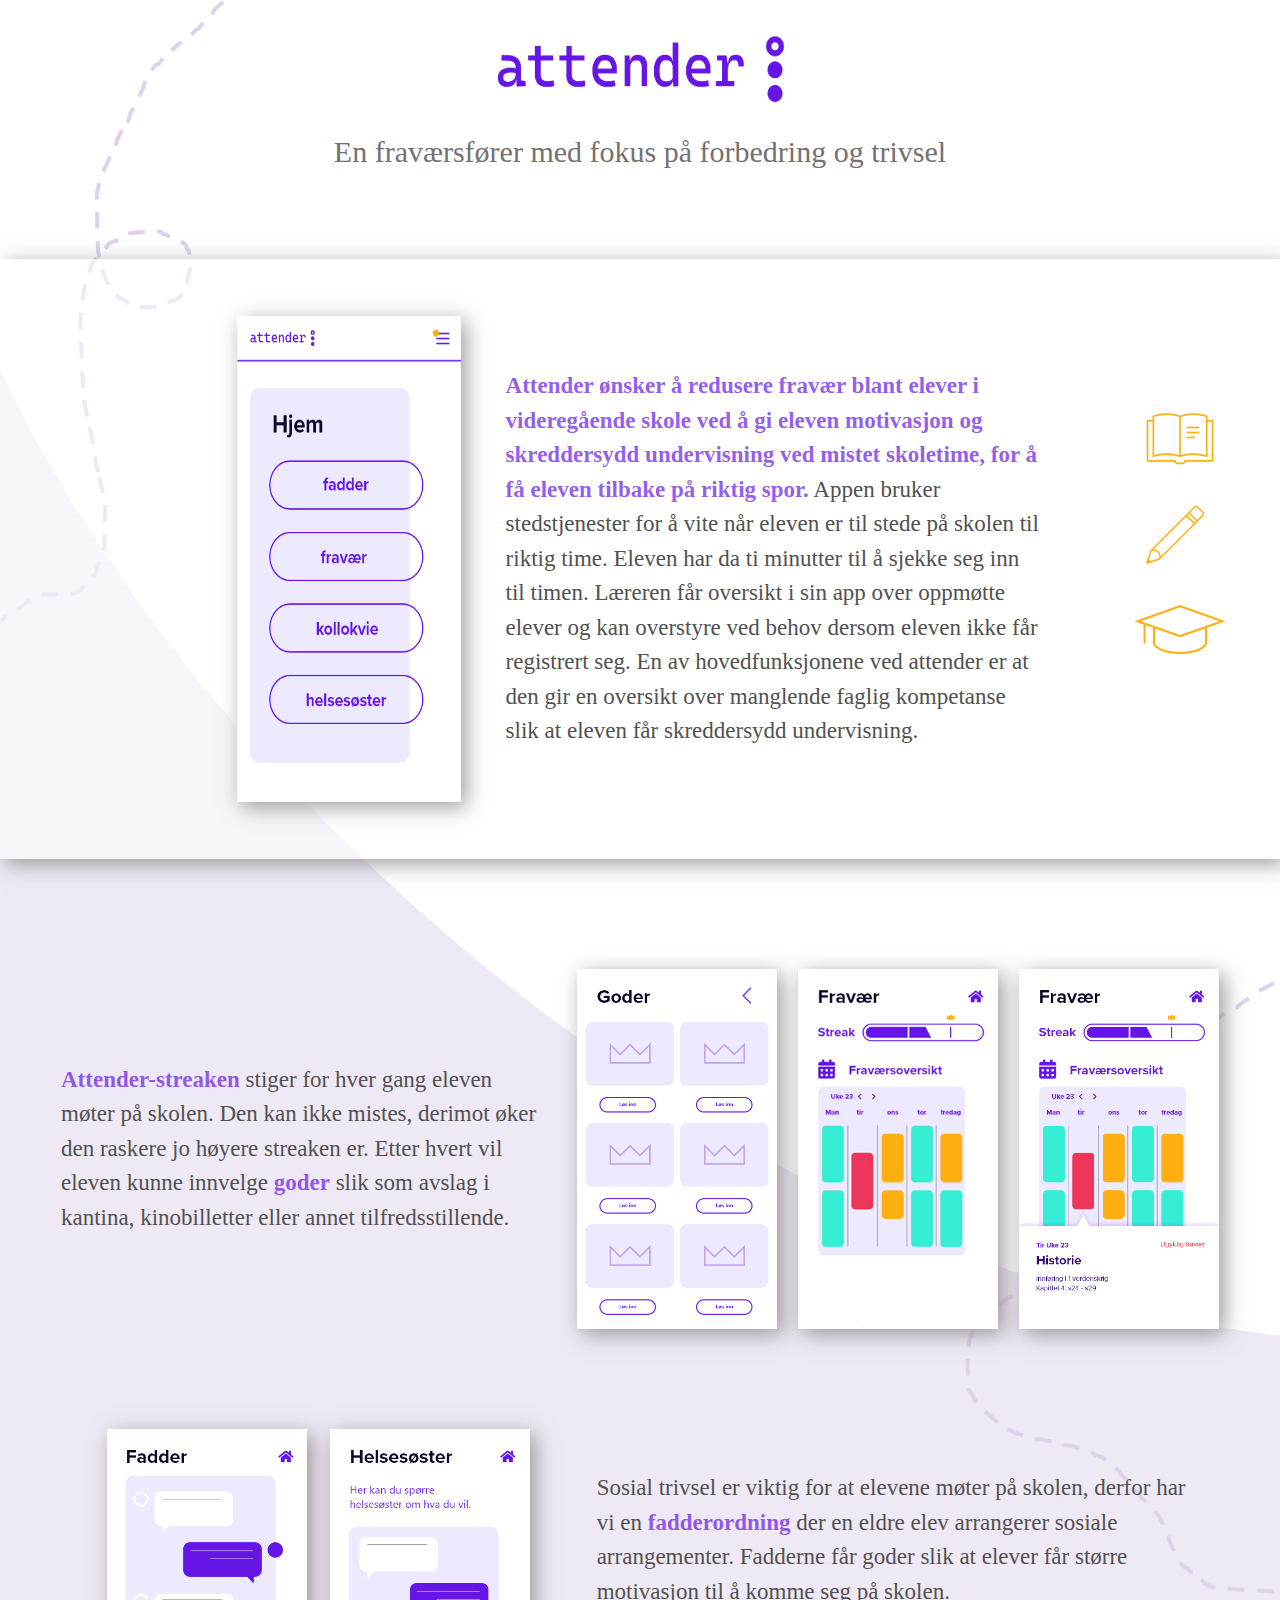
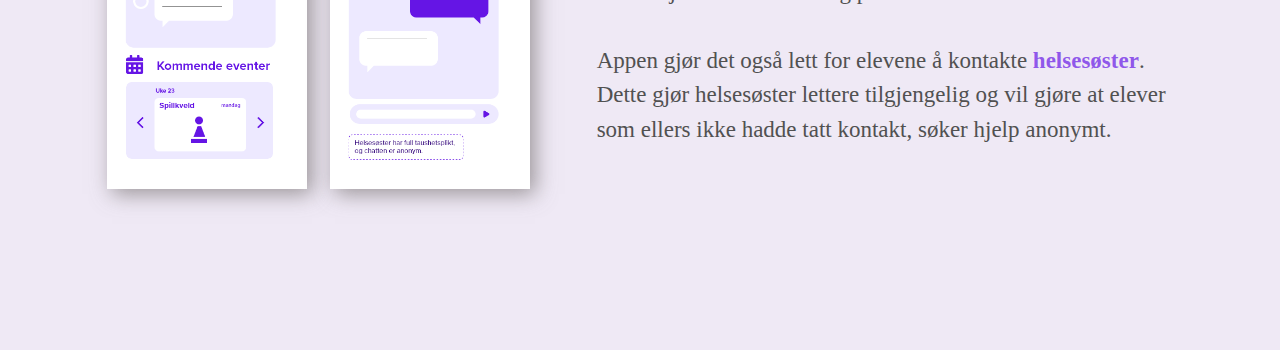
<file: index.html>
<!DOCTYPE html>
<html lang="en">
<head>
    <meta charset="UTF-8">
    <link type="text/css" rel="stylesheet" href="innovationCampWebsite_css.css">
    <title>Attender app</title>
</head>

<body>

<div id="hvitBakgrunn"></div>

<img class="stipletLinje" id="stiplet1" src="stiplet1.png">
<img class="stipletLinje" id="stiplet2" src="stiplet2.png">

<img alt="blyant" class="ikoner" id="blyant" src="blyant.svg">
<img alt="hatt" class="ikoner" id="hatt" src="hatt.svg">
<img alt="bok" class="ikoner" id="bok" src="bok.svg">

<div id="innpakning">

    <img id="logo" alt="attender logo" src="attenderLogo.png">

    <p id="intro">
        En fraværsfører med fokus på forbedring og trivsel
    </p>

    <div id="del1">
        <div id="del1innhold">
            <img id="forside" alt="attender forside" src="forside.png">
            <div id="boksTekstForside">
                <p id="tekstForside">
                <span class="lilla">Attender ønsker å redusere fravær blant elever i videregående skole ved å gi eleven motivasjon
                og skreddersydd undervisning ved mistet skoletime, for å få eleven tilbake på riktig spor.</span>
                    Appen bruker stedstjenester for å vite når eleven er til stede på skolen til riktig time.
                    Eleven har da ti minutter til å sjekke seg inn til timen. Læreren får oversikt i sin app
                    over oppmøtte elever og kan overstyre ved behov dersom eleven ikke får registrert seg.
                    En av hovedfunksjonene ved attender er at den gir en oversikt over manglende faglig kompetanse
                    slik at eleven får skreddersydd undervisning.
                </p>
            </div>
        </div>
    </div>

    <div id="del2">
        <div id="boksTekstTreBilder">
            <p id="tekstTreBilder"><span class="lilla">Attender-streaken</span> stiger for hver gang eleven møter på skolen.
                Den kan ikke mistes, derimot øker den raskere jo høyere streaken er.
                Etter hvert vil eleven kunne innvelge <span class="lilla">goder</span> slik som avslag i kantina,
                kinobilletter eller annet tilfredsstillende.
            </p>
        </div>

        <img class="treBilder" id="goder" alt="goder-side" src="goder.png">
        <img class="treBilder" id="fraver1" alt="fravær-side" src="fravær1.png">
        <img class="treBilder" id="fraver2" alt="fravær-side med hvilken time det ble registrert fravær i" src="fravær2.png">
    </div>

    <div id="del3">
        <div id="fadderHelse">
            <img class="toBilder" id="fadder" alt="fadder-side" src="fadder.png">
            <img class="toBilder" id="helsesoster" alt="helsesøster-side" src="helsesøster.png">
        </div>

        <div id="boksTekstDel3">
            <p id="tekstDel3">Sosial trivsel er viktig for at elevene møter på skolen,
                derfor har vi en <span class="lilla">fadderordning</span> der en eldre elev arrangerer
                sosiale arrangementer. Fadderne får goder slik at elever får større
                motivasjon til å komme seg på skolen.
                <br><br>
                Appen gjør det også lett for elevene å kontakte <span class="lilla">helsesøster</span>. Dette gjør
                helsesøster lettere tilgjengelig og vil gjøre at elever som ellers ikke
                hadde tatt kontakt, søker hjelp anonymt.
            </p>
        </div>

    </div>

</div>

</body>
</html>
</file>
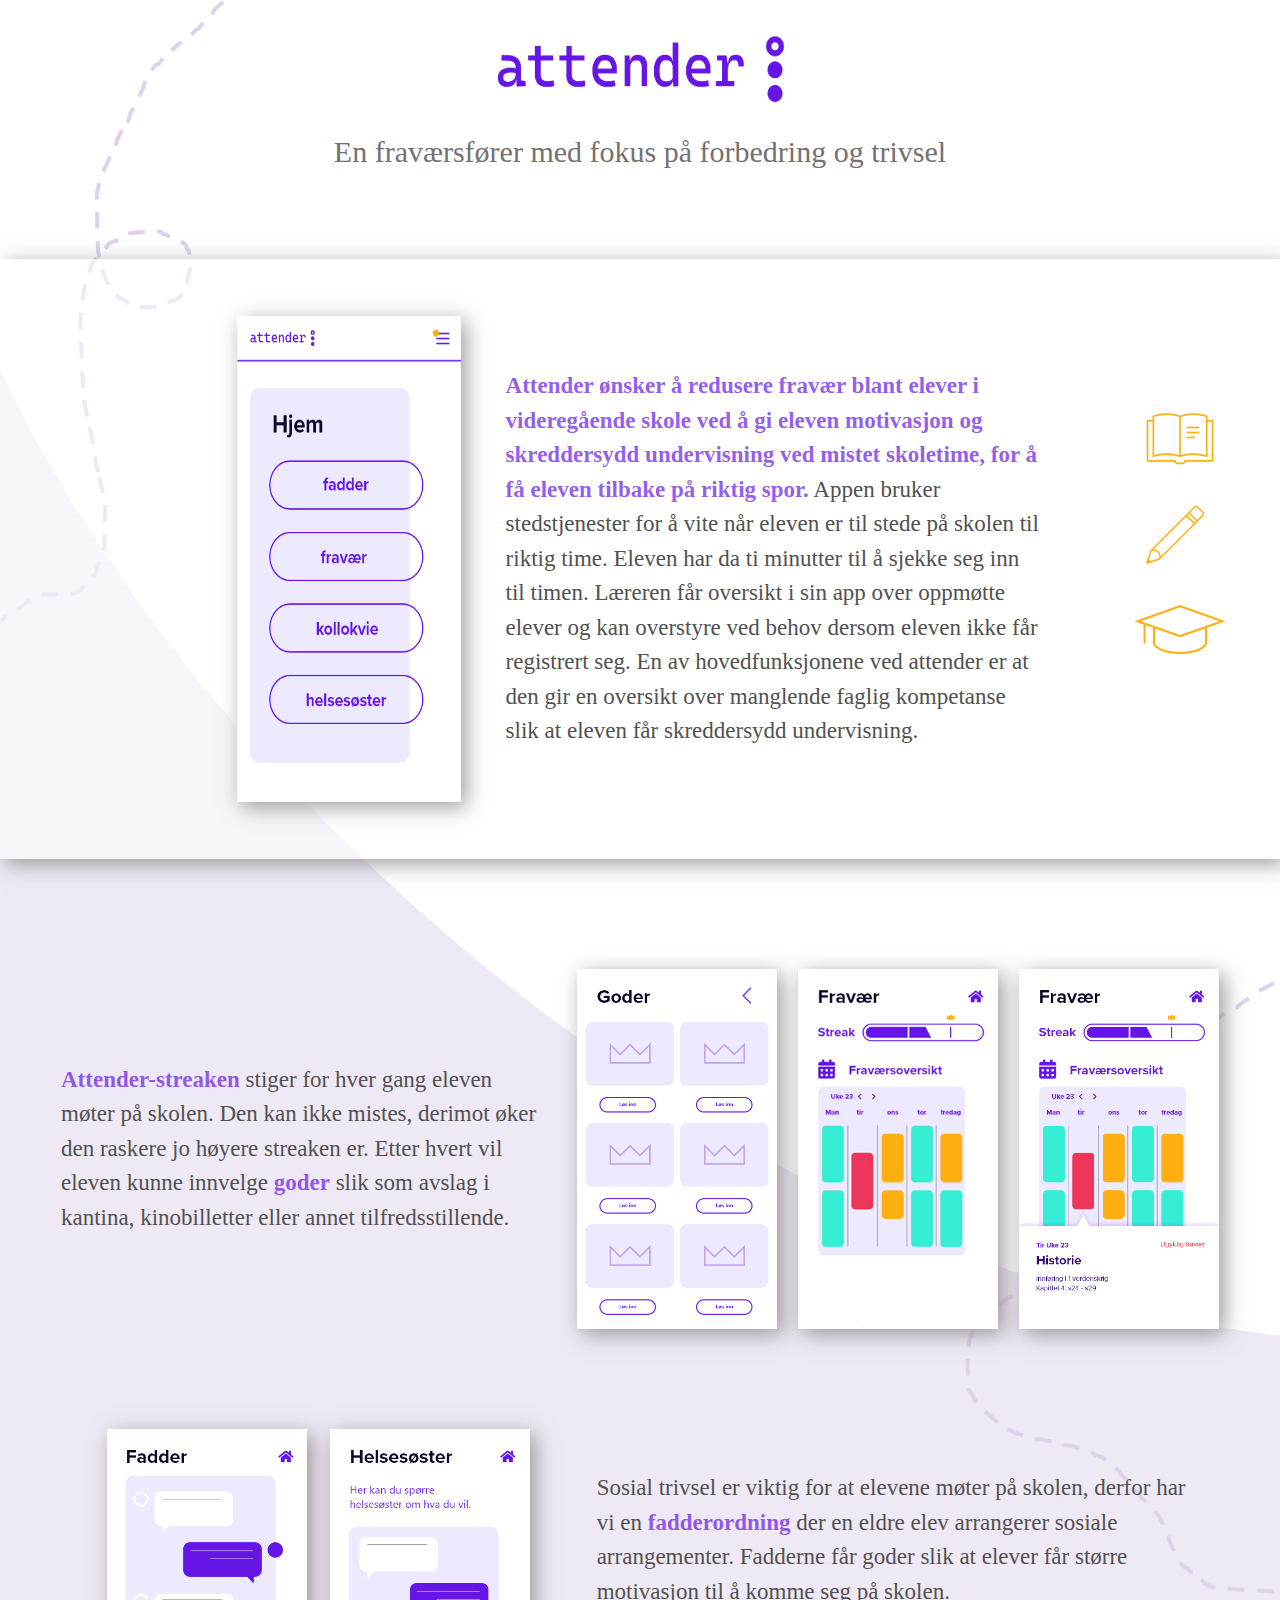
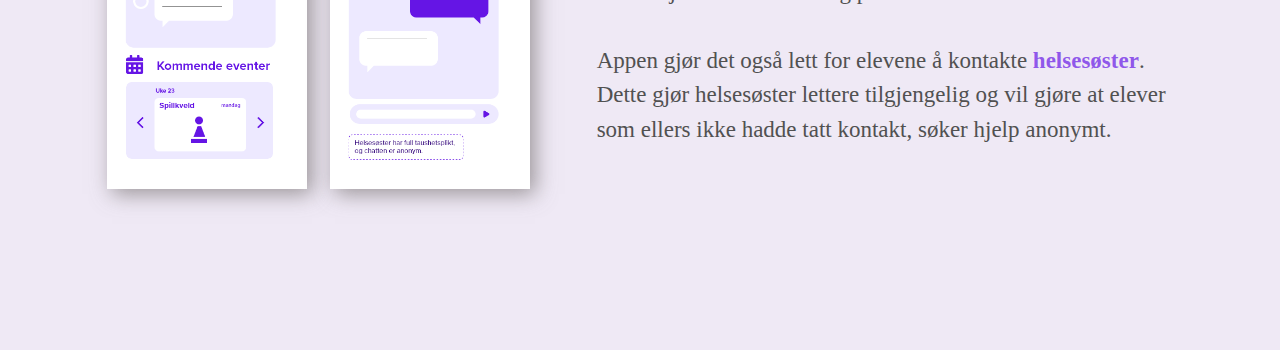
<file: innovationCampWebsite.html>
<!DOCTYPE html>
<html lang="en">
<head>
    <meta charset="UTF-8">
    <link type="text/css" rel="stylesheet" href="innovationCampWebsite_css.css">
    <title>Attender</title>
</head>

<body>

<div id="hvitBakgrunn"></div>

<img class="stipletLinje" id="stiplet1" src="stiplet1.png">
<img class="stipletLinje" id="stiplet2" src="stiplet2.png">

<img alt="blyant" class="ikoner" id="blyant" src="blyant.svg">
<img alt="hatt" class="ikoner" id="hatt" src="hatt.svg">
<img alt="bok" class="ikoner" id="bok" src="bok.svg">

<div id="innpakning">

    <img id="logo" alt="attender logo" src="attenderLogo.png">

    <p id="intro">
        En fraværsfører med fokus på forbedring og trivsel
    </p>

    <div id="del1">
        <div id="del1innhold">
            <img id="forside" alt="attender forside" src="forside.png">
            <div id="boksTekstForside">
                <p id="tekstForside">
                <span class="lilla">Attender ønsker å redusere fravær blant elever i videregående skole ved å gi eleven motivasjon
                og skreddersydd undervisning ved mistet skoletime, for å få eleven tilbake på riktig spor.</span>
                    Appen bruker stedstjenester for å vite når eleven er til stede på skolen til riktig time.
                    Eleven har da ti minutter til å sjekke seg inn til timen. Læreren får oversikt i sin app
                    over oppmøtte elever og kan overstyre ved behov dersom eleven ikke får registrert seg.
                    En av hovedfunksjonene ved attender er at den gir en oversikt over manglende faglig kompetanse
                    slik at eleven får skreddersydd undervisning.
                </p>
            </div>
        </div>
    </div>

    <div id="del2">
        <div id="boksTekstTreBilder">
            <p id="tekstTreBilder"><span class="lilla">Attender-streaken</span> stiger for hver gang eleven møter på skolen.
                Den kan ikke mistes, derimot øker den raskere jo høyere streaken er.
                Etter hvert vil eleven kunne innvelge <span class="lilla">goder</span> slik som avslag i kantina,
                kinobilletter eller annet tilfredsstillende.
            </p>
        </div>

        <img class="treBilder" id="goder" alt="attender goder" src="goder.png">
        <img class="treBilder" id="fraver1" alt="attender fravær1" src="fravær1.png">
        <img class="treBilder" id="fraver2" alt="attender fravær2" src="fravær2.png">
    </div>

    <div id="del3">
        <div id="fadderHelse">
            <img class="toBilder" id="fadder" alt="attender fadder" src="fadder.png">
            <img class="toBilder" id="helsesoster" alt="attender helsesøster" src="helsesøster.png">
        </div>

        <div id="boksTekstDel3">
            <p id="tekstDel3">Sosial trivsel er viktig for at elevene møter på skolen,
                derfor har vi en <span class="lilla">fadderordning</span> der en eldre elev arrangerer
                sosiale arrangementer. Fadderne får goder slik at elever får større
                motivasjon til å komme seg på skolen.
                <br><br>
                Appen gjør det også lett for elevene å kontakte <span class="lilla">helsesøster</span>. Dette gjør
                helsesøster lettere tilgjengelig og vil gjøre at elever som ellers ikke
                hadde tatt kontakt, søker hjelp anonymt.
            </p>
        </div>

    </div>

</div>

</body>
</html>
</file>
<file: innovationCampWebsite_css.css>
body {
    overflow-x: hidden;
    margin: 0;
}

.stipletLinje {
    position: absolute;
    z-index: 2;
}

#stiplet1 {

}

#stiplet2 {
    margin-top: 930px;
    right: -30px;
    transform: rotate(2deg);
}

.ikoner {
    position: absolute;
    z-index: 4;

}

#blyant {
    width: 70px;
    height: 70px;
    top: 500px;
    right: 70px;
}

#hatt {
    right: 50px;
    top: 580px;
    width: 100px;
    height: 100px;
}

#bok {
    width: 80px;
    height: 80px;
    top: 400px;
    right: 60px;
}

#innpakning {
    display: flex;
    flex-direction: column;
    width: 100%;
    height: 1950px;
    background-color: #efe9f5;
    margin: 0;
    align-items: center;
    z-index: 0;

}

#hvitBakgrunn {
    position: absolute;
    background-color: white;
    width: 1300px;
    height: 2300px;
    border-radius: 50%;
    top: -700px;
    right: -250px;
    transform: rotate(-50deg);
    z-index: 1;

}

#logo {
    width: 300px;
    height: 70px;
    z-index: 3;
    margin-top: 35px;
}

#intro {
    font-family: "Calibri Light";
    font-size: 30px;
    color: #767171;
    z-index: 3;
}

#del1 {
    display: flex;
    width: 100%;
    height: 600px;
    z-index: 3;
    margin-top: 60px;
    justify-content: center;
    align-items: center;
    background-color: rgba(255, 255, 255, 0.5);
    box-shadow: 5px 5px 20px rgba(118,113,113,0.7);
}

#del1innhold {
    display: flex;
    flex-direction: row;
    width: 70%;
    height: 90%;
    justify-content: space-evenly;
    align-items: center;
}

#forside {
    height: 90%;
    width: 25%;
    box-shadow: 5px 5px 20px rgba(118,113,113,0.7);
}

#boksTekstForside {
    display: flex;
    width: 60%;
    align-items: center;
}

#tekstForside {
    color: #515151;
    font-size: 23px;
    line-height: 1.5;
    font-family: "Calibri Light";
}

#del2 {
    display: flex;
    flex-direction: row;
    height: 400px;
    width: 1200px;
    z-index: 3;
    margin-top: 90px;
    justify-content: space-evenly;
    align-items: center;
}

#boksTekstTreBilder {
    display: flex;
    width: 40%;
    align-items: center;
    margin-right: 15px;
}

#tekstTreBilder {
    color: #515151;
    font-size: 23px;
    line-height: 1.5;
    font-family: "Calibri Light";
}

.treBilder {
    width: 200px;
    height: 360px;
    box-shadow: 5px 5px 20px rgba(118,113,113,0.7);
}

#del3 {
    display: flex;
    flex-direction: row;
    width: 1200px;
    height: 500px;
    z-index: 3;
    justify-content: space-evenly;
    align-items: center;
    margin-top: 10px;
}

#boksTekstDel3 {
    display: flex;
    justify-content: center;
    width: 50%;
    align-items: center;
}

#tekstDel3 {
    color: #515151;
    font-size: 23px;
    line-height: 1.5;
    font-family: "Calibri Light";
}

#fadderHelse {
    display: flex;
    flex-direction: row;
    width: 470px;
    height: 400px;
    justify-content: space-evenly;
    align-items: center;
}

.toBilder {
    width: 200px;
    height: 360px;
    box-shadow: 5px 5px 20px rgba(118,113,113,0.7);
}

.lilla {
    color: rgba(101,21,229,0.7);
    font-weight: bold;
}
</file>
